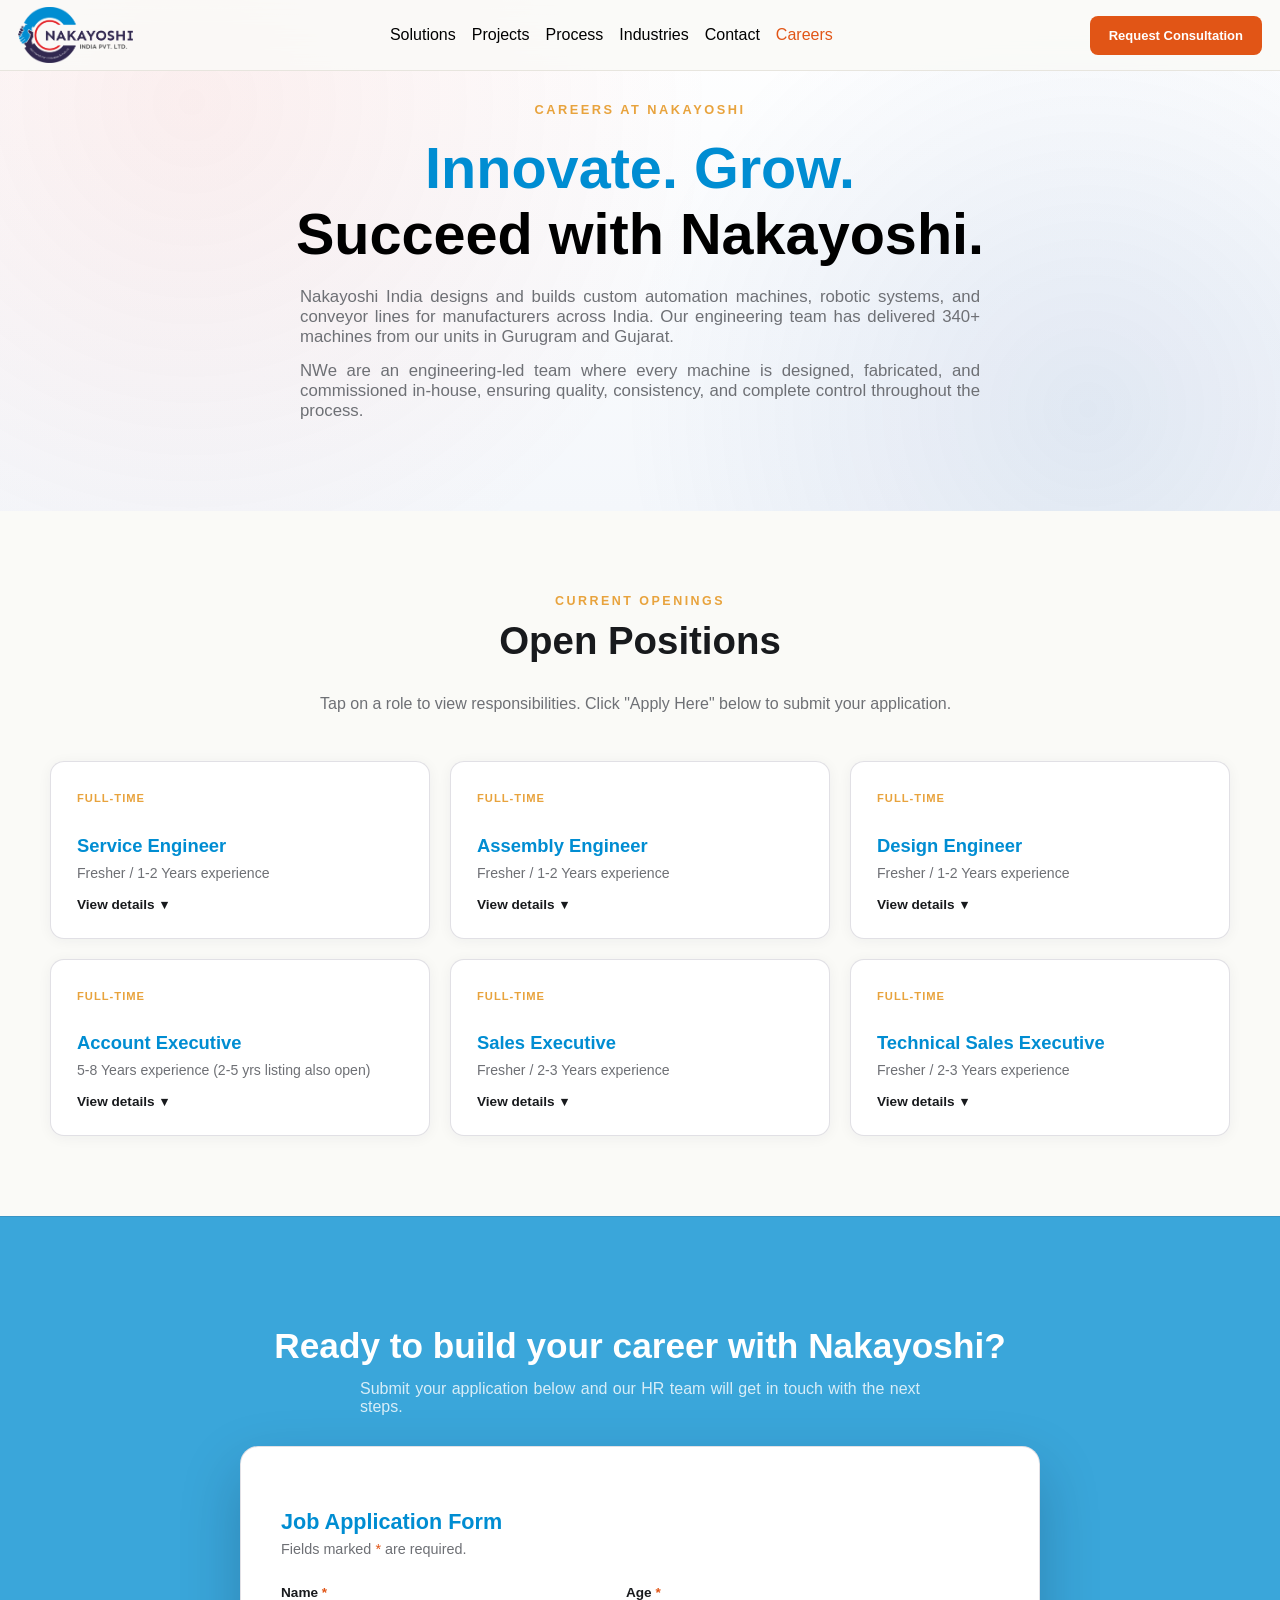
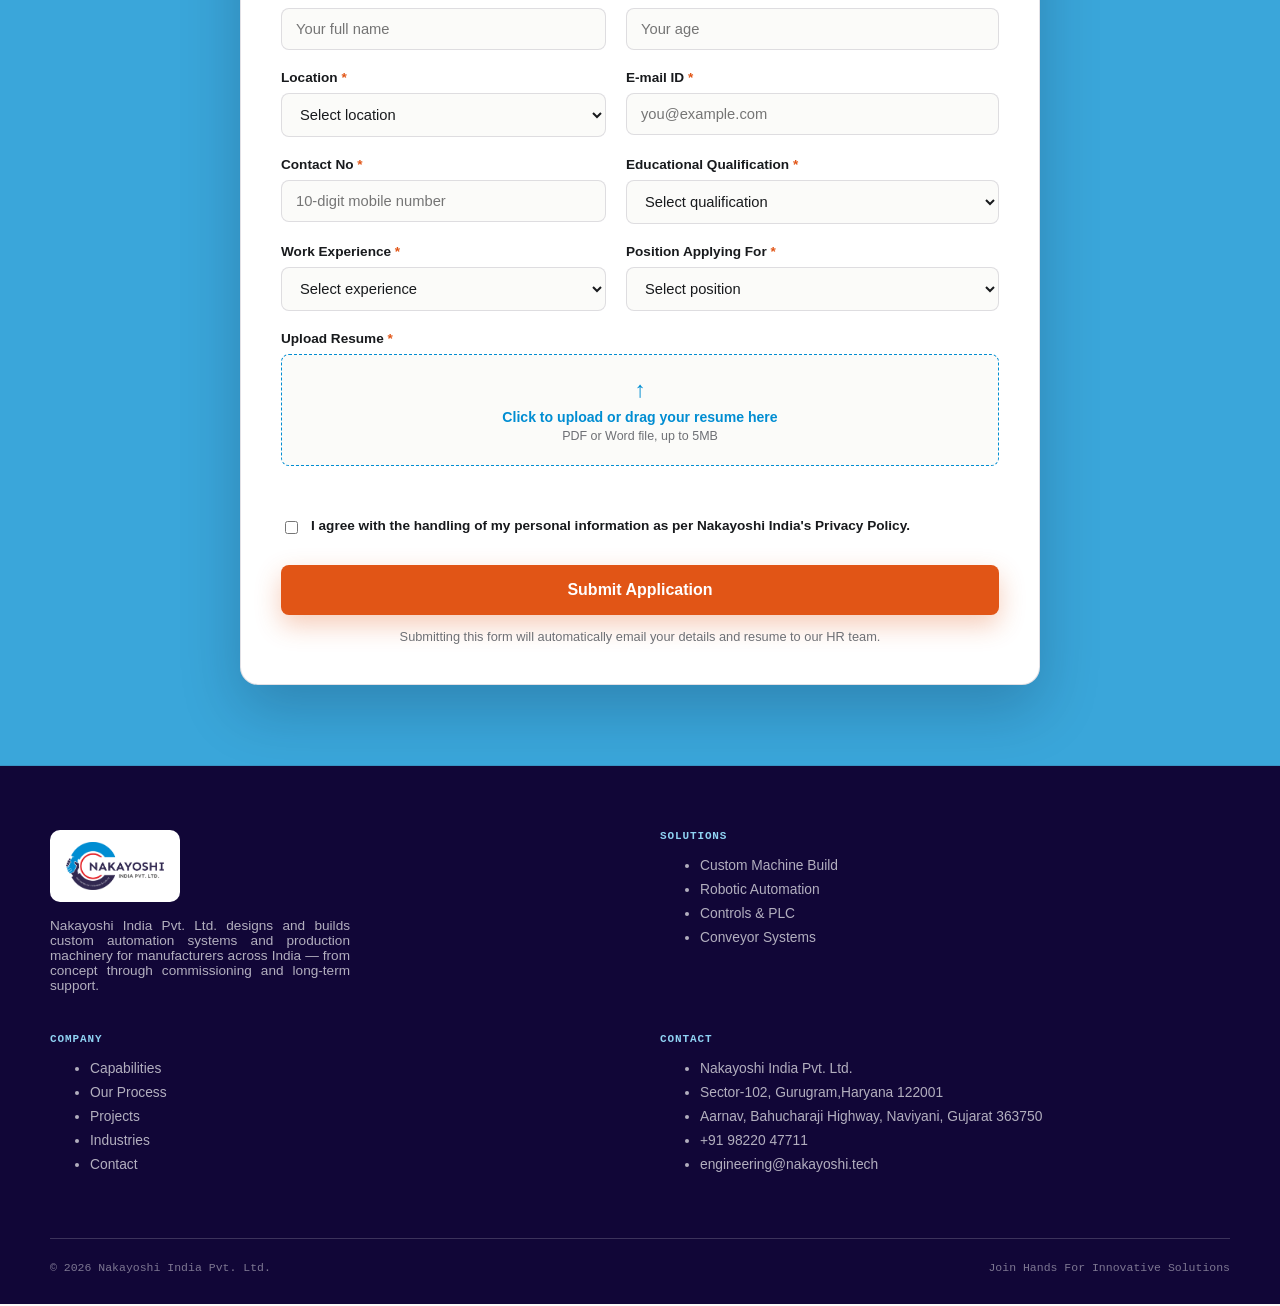
<file: careers.html>
<!DOCTYPE html>
<html lang="en">
<head>
<meta charset="UTF-8">
<meta name="viewport" content="width=device-width, initial-scale=1.0">

<title>Careers - Cosmo Instruments India Pvt. Ltd.</title>

<link rel="stylesheet" href="https://cdnjs.cloudflare.com/ajax/libs/font-awesome/6.5.1/css/all.min.css" integrity="sha512-DTOQO9RWCH3ppGqcWaEA1BIZOC6xxalwEsw9c2QQeAIftl+Vegovlnee1c9QX4TctnWMn13TZye+giMm8e2LwA==" crossorigin="anonymous" referrerpolicy="no-referrer" />
    
    <style>
:root{
  --bg:#FAFAF7;
  --fg:#181A1D;
  --card:#FFFFFF;
  --border:#E7E5DE;
  --muted:#6E7075;
  --muted-2:#9A9C9F;

  --primary:#E15516;
  --primary-fg:#FFFFFF;

  --secondary:#14161A;
  --secondary-fg:#F4F3EF;

  --accent:#E8A33D;
  --accent-soft:#FBF3E4;

  --radius:16px;
  --wrap:1240px;

  --font-display:'Space Grotesk', sans-serif;
  --font-body:'Inter', sans-serif;
}

  :root{
    --blue:#008DD2;
    --blue-dark:#0077AE;
    --blue-tint:rgba(0,141,210,.12);
    --navy:#30294B;
    --navy-light:#473F6E;
    --navy-pale:#EEF0F7;
    --red:#E31A20;
    --red-tint:rgba(227,26,32,.10);
    --white:#FFFFFF;
    --black:#0A0A0A;
    --text-body:#27243A;
    --text-mid:#6B647F;
    --on-dark-mid:rgba(255,255,255,.68);
    --on-dark-faint:rgba(255,255,255,.45);
    --line:rgba(48,41,75,.14);
    --line-dark:rgba(255,255,255,.18);
    --font-display:'Space Grotesk',sans-serif;
    --font-body:'Roboto',sans-serif;
    --font-mono:'IBM Plex Mono',monospace;
    --maxw:1180px;
  }


*{box-sizing:border-box;}
html{scroll-behavior:smooth;}
body{
  margin:0;
  background:var(--bg);
  color:var(--fg);
  font-family:var(--font-body);
  font-weight:400;
  -webkit-font-smoothing:antialiased;
  overflow-x:hidden;
}

button{font-family:inherit;cursor:pointer;}
input,select,textarea{font-family:inherit;}
  h1,h2,h3,h4{font-family:'Roboto',sans-serif;}
  a{color:inherit;text-decoration:none;}
  img{max-width:100%;display:block;}

  .btn{
  display:inline-flex;align-items:center;justify-content:center;gap:8px;
  padding:13px 26px;border-radius:8px;font-size:14px;font-weight:600;
  border:1px solid transparent;transition:all .3s ease;position:relative;overflow:hidden;
}
.btn-primary{background:var(--primary);color:var(--primary-fg);}
.btn-primary:hover{box-shadow:0 10px 30px -8px rgba(225,85,22,.55);transform:translateY(-1px);}
.btn-outline{border-color:rgba(255,255,255,.28);color:#fff;}
.btn-outline:hover{background:rgba(255,255,255,.1);}
.btn-lg{padding:15px 30px;}
.btn-block{width:100%;margin-top:6px;}
.icon-arrow{width:16px;height:16px;transition:transform .3s;}
.btn:hover .icon-arrow{transform:translateX(4px);}

.btn-shimmer::before{
  content:"";position:absolute;top:0;left:-120%;width:60%;height:100%;
  background:linear-gradient(115deg,transparent,rgba(255,255,255,.35),transparent);
  transform:skewX(-20deg);
}
.btn-shimmer:hover::before{animation:shimmer 1.1s ease forwards;}

.navbar{
    width: 100%;
    min-height: 70px;
    background-color: white;
    display: flex;
    align-items: center;
    justify-content: space-between;
    padding: 10px 40px;
    position: fixed;
    top: 0;
    z-index: 1000;
    font-size:20px;
}
p{
    text-align: justify;
     
}

/* ============ HEADER ============ */
.header{
  position:fixed;top:0;left:0;right:0;z-index:100;
  transition:background .4s ease, box-shadow .4s ease, border-color .4s ease;
  border-bottom:1px solid transparent;
}
.header{
  background:rgba(250,250,247,.85);
  backdrop-filter:blur(14px);
  border-bottom-color:var(--border);
}
.header-inner{
  max-width:var(--wrap);margin:0 auto;padding:0 24px;height:70px;
  display:flex;align-items:center;justify-content:space-between;
}
.brand{display:flex;align-items:center;gap:10px;}
.brand-logo{
  width:115px;height:55px;border-radius:9px;color:#fff;
  display:flex;align-items:center;justify-content:center;font-family:var(--font-display);
  font-weight:700;font-size:16px;flex-shrink:0;
}
.brand-text{display:flex;flex-direction:column;line-height:1.15;}
.brand-name{font-family:var(--font-display);font-weight:600;font-size:16px;color:var(--fg);}
.header.scrolled .brand-name{color:var(--fg);}
.hero ~ * .brand-name{color:var(--fg);}

.header:not(.scrolled) .brand-name{color:#fff;}
.brand-sub{font-size:10px;text-transform:uppercase;letter-spacing:.14em;color:rgba(110,112,117,.8);font-weight:500;}


.nav-desktop{display:flex;align-items:center;gap:28px;}
.nav-desktop a{font-size:20px;font-weight:500;color:Black;position:relative;transition:color .3s;}
.header:not(.scrolled) .nav-desktop a{color:black;}
.nav-desktop a:hover{color:var(--fg);}
.header:not(.scrolled) .nav-desktop a:hover{color:#fff;}
.nav-desktop a::after{
  content:"";position:absolute;left:0;bottom:-4px;width:0;height:1px;background:var(--primary);
  transition:width .3s;
}
.nav-desktop a:hover::after{width:100%;}

.header-cta{display:flex;}
.menu-toggle{
    display:none;
    background:none;
    border:none;
    cursor:pointer;
    padding:8px;
    color:#000;
}
.menu-toggle svg{width:28px;height:28px;}

.nav-mobile{
    display:flex;
    flex-direction:column;
    position:fixed;
    top:70px;
    right:-100%;
    width:280px;
    height:calc(100vh - 70px);
    background:#fff;
    padding:20px;
    gap:8px;
    transition:right .35s ease;
    box-shadow:-8px 0 25px rgba(0,0,0,.15);
    z-index:999;
}

.nav-mobile.open{
    right:0;
}

.nav-mobile a{
    padding:14px;
    border-bottom:1px solid #eee;
    color:#000;
    font-size:16px;
}

/* HERO */
  .hero{
    position:relative;
    padding:110px 32px 90px;
    background:
      radial-gradient(circle at 15% 20%, rgba(222,55,48,0.08), transparent 45%),
      radial-gradient(circle at 85% 80%, rgba(26,79,163,0.10), transparent 40%),
      linear-gradient(180deg,#ffffff 0%, #f4f7fb 100%);
    overflow:hidden;
    text-align:center;
  }
  .hero .eyebrow{
    display:inline-block; color:var(--accent); font-weight:700; font-size:.8rem;
    letter-spacing:2.5px; text-transform:uppercase; margin-bottom:18px;
  }
  .hero h1{
    font-size:clamp(2.2rem,5vw,3.6rem); font-weight:800; line-height:1.15;
    max-width:820px; margin:0 auto 20px; color:var(--blue);
  }
  .hero h1 em{font-style:normal; color:black;}
  .hero p{
    max-width:680px; margin:0 auto 14px; color:var(--muted); font-size:1.05rem;
  }
  .hero .stat-line{
    margin-top:36px; display:flex; justify-content:center; gap:48px; flex-wrap:wrap;
  }
  .hero .stat-line div{text-align:center;}
  .hero .stat-line .num{font-family:'Poppins',sans-serif; font-size:2rem; font-weight:800; color:var(--blue);}
  .hero .stat-line .lbl{font-size:.8rem; color:var(--muted); text-transform:uppercase; letter-spacing:1px;}

  section{padding:80px 32px;}
  .wrap{max-width:1180px; margin:0 auto;}
  .section-head{text-align:center; max-width:640px; margin:0 auto 48px;}
  .section-head .eyebrow{color:var(--accent); font-weight:700; font-size:.78rem; letter-spacing:2.5px; text-transform:uppercase;}
  .section-head h2{font-size:clamp(1.7rem,3vw,2.4rem); font-weight:800; margin-top:10px;}
  .section-head p{color:var(--muted); margin-top:12px;}

  /* JOB GRID */
  .job-grid{
    display:grid; grid-template-columns:repeat(auto-fit,minmax(300px,1fr)); gap:20px;
  }
  .job-card{
    background:#ffffff;
    border:1px solid var(--line); border-radius:14px; padding:26px;
    cursor:pointer; transition:transform .25s ease, border-color .25s ease, box-shadow .25s ease;
    box-shadow:0 2px 14px rgba(24,34,52,0.05);
  }
  .job-card:hover{transform:translateY(-4px); border-color:#1677ff; box-shadow:0 12px 28px rgba(24,34,52,0.10);}
  .job-card .tag{
    display:inline-block; font-size:.7rem; font-weight:700; letter-spacing:1px;
    color:var(--accent); text-transform:uppercase; margin-bottom:12px;
  }
  .job-card h3{font-size:1.15rem; font-weight:700; margin-bottom:8px; color:var(--blue);}
  .job-card .exp{color:var(--muted); font-size:.88rem; margin-bottom:16px;}
  .job-card .toggle{
    font-size:.85rem; font-weight:600; color:var(--blue-2); display:flex; align-items:center; gap:6px;
  }
  .job-card .details{
    display:none; margin-top:16px; padding-top:16px; border-top:1px solid var(--line);
  }
  .job-card.open .details{display:block;}
  .job-card.open .toggle .chev{transform:rotate(180deg);}
  .job-card ul{list-style:none;}
  .job-card ul li{
    position:relative; padding-left:18px; margin-bottom:9px; color:var(--muted); font-size:.9rem;
  }
  .job-card ul li::before{
    content:''; position:absolute; left:0; top:8px; width:6px; height:6px; border-radius:50%; background:var(--accent);
  }
  .chev{transition:transform .25s ease; font-size:.8rem;}

  /* INTERNSHIP */
  .intern-list{display:grid; grid-template-columns:repeat(auto-fit,minmax(260px,1fr)); gap:18px;}
  .intern-card{
    background:#ffffff; border:1px solid var(--line); border-radius:12px; padding:22px;
    border-left:3px solid var(--blue); box-shadow:0 2px 14px rgba(24,34,52,0.05);
  }
  .intern-card p{font-size:.92rem; color:var(--text);}

  /* CTA BAND */
  .cta-band{
    background:#008dd2c4;
    border-top:1px solid var(--line); border-bottom:1px solid var(--line);
    text-align:center;
  }
  .cta-band h2{font-size:clamp(1.6rem,3vw,2.2rem); font-weight:800; margin-bottom:14px; color:#ffffff;}
  .cta-band p{color:rgba(255,255,255,0.8); max-width:560px; margin:0 auto 30px;}
  .btn-apply{
    display:inline-block; background:var(--accent); color:#ffffff; font-weight:700;
    padding:16px 42px; border-radius:8px; font-size:1rem; letter-spacing:.3px;
    box-shadow:0 10px 30px rgba(222,55,48,0.35); transition:transform .2s ease, box-shadow .2s ease;
  }
  .btn-apply:hover{transform:translateY(-2px); box-shadow:0 14px 36px rgba(222,55,48,0.45);}

  /* ===== APPLICATION FORM (inline, replaces Apply Here button) ===== */
  .form-wrap{
    max-width:800px; margin:8px auto 0; text-align:left;
    background:#ffffff; border:1px solid var(--line); border-radius:18px;
    box-shadow:0 24px 60px rgba(10,20,40,0.22); padding:40px;
  }
  .form-wrap h3{font-size:1.35rem; font-weight:700; color:var(--blue); margin-bottom:6px;}
  .form-wrap .sub{color:var(--muted); font-size:.9rem; margin-bottom:28px;}
  .form-grid{display:grid; grid-template-columns:1fr 1fr; gap:20px;}
  .field{display:flex; flex-direction:column; gap:8px;}
  .field.full{grid-column:1 / -1;}
  .field label{font-size:.85rem; font-weight:600; color:var(--fg);}
  .field label .req{color:var(--primary);}
  .field input[type="text"],
  .field input[type="email"],
  .field input[type="tel"],
  .field input[type="number"],
  .field select{
    padding:12px 14px; border:1px solid var(--line); border-radius:8px;
    font-size:.92rem; font-family:'Inter',sans-serif; color:var(--fg);
    background:#FBFBF9; outline:none; transition:border-color .2s ease, box-shadow .2s ease;
  }
  .field input:focus, .field select:focus{
    border-color:var(--blue); box-shadow:0 0 0 3px var(--blue-tint); background:#fff;
  }
  .file-drop{
    border:1.5px dashed var(--blue); border-radius:8px;
    padding:22px; text-align:center; background:#FBFBF9;
    cursor:pointer; transition:background .2s ease; position:relative;
  }
  .file-drop:hover{background:var(--blue-tint);}
  .file-drop input[type="file"]{
    position:absolute; inset:0; opacity:0; cursor:pointer; width:100%; height:100%;
  }
  .file-drop .icon{font-size:1.4rem; color:var(--blue); margin-bottom:6px;}
  .file-drop .label{font-size:.88rem; font-weight:600; color:var(--blue);}
  .file-drop .hint{font-size:.78rem; color:var(--muted); margin-top:4px;}
  #fileName{font-size:.82rem; color:var(--blue); margin-top:8px; font-weight:600;}

  .preview-card{
    display:flex; align-items:center; gap:14px;
    margin-top:14px; padding:14px 16px;
    background:#FBFBF9; border:1px solid var(--line); border-radius:8px;
  }
  .preview-card .thumb{
    width:52px; height:52px; border-radius:8px; background:var(--blue);
    display:flex; align-items:center; justify-content:center;
    color:#fff; font-weight:800; font-size:.72rem; flex-shrink:0; overflow:hidden;
  }
  .preview-card .thumb img{width:100%; height:100%; object-fit:cover;}
  .preview-card .info{flex:1; min-width:0;}
  .preview-card .info .name{font-weight:600; font-size:.88rem; color:var(--fg); overflow:hidden; text-overflow:ellipsis; white-space:nowrap;}
  .preview-card .info .meta{font-size:.78rem; color:var(--muted); margin-top:2px;}
  .preview-card .view-link{font-size:.82rem; font-weight:700; color:var(--blue); flex-shrink:0;}
  .pdf-embed{
    margin-top:12px; width:100%; height:340px; border:1px solid var(--line); border-radius:8px; overflow:hidden;
  }
  .pdf-embed iframe{width:100%; height:100%; border:none;}

  .mail-note{
    text-align:center; font-size:.8rem; color:var(--muted); margin-top:14px;
  }

  .consent{
    display:flex; align-items:flex-start; gap:10px; margin-top:8px;
    font-size:.85rem; color:var(--muted);
  }
  .consent input{margin-top:3px;}

  .btn-submit{
    width:100%; margin-top:28px;
    background:var(--primary);
    color:#ffffff; font-weight:700; font-size:1rem;
    padding:16px; border:none; border-radius:8px;
    cursor:pointer; box-shadow:0 10px 26px rgba(225,85,22,0.30);
    transition:transform .2s ease, box-shadow .2s ease;
  }
  .btn-submit:hover{transform:translateY(-2px); box-shadow:0 14px 32px rgba(225,85,22,0.40);}
  .btn-submit:disabled{opacity:.7; cursor:not-allowed; transform:none;}

  .success-box{
    display:none; text-align:center; padding:36px 20px;
  }
  .success-box .tick{
    width:64px; height:64px; border-radius:50%; background:var(--blue-tint);
    color:var(--blue); font-size:1.8rem; display:flex; align-items:center; justify-content:center;
    margin:0 auto 18px; font-weight:800;
  }
  .success-box h3{color:var(--blue); margin-bottom:8px;}
  .success-box p{color:var(--muted); font-size:.92rem;}

  /* WHY WORK */
  .why-grid{display:grid; grid-template-columns:repeat(auto-fit,minmax(240px,1fr)); gap:24px;}
  .why-card{text-align:center; padding:10px;}
  .why-card .ico{
    width:56px; height:56px; border-radius:14px; background:rgba(26,79,163,0.10);
    display:flex; align-items:center; justify-content:center; margin:0 auto 16px;
    color:var(--blue); font-size:1.4rem; font-weight:800;
  }
  .why-card h4{font-size:1rem; margin-bottom:8px; color:var(--blue);}
  .why-card p{font-size:.88rem; color:var(--muted);}

/* ================= FOOTER ================= */
footer{background:#110637;padding:64px 0 30px;}
  .foot-grid{display:grid;grid-template-columns:1.4fr 1fr 1fr 1fr;gap:40px;margin-bottom:50px;}
  .foot-logo-badge{display:inline-flex;background:#fff;border-radius:10px;padding:12px 16px;margin-bottom:16px;}
  .foot-logo-badge img{height:48px;width:auto;}
  .foot-grid h5{font-family:var(--font-mono);font-size:11px;letter-spacing:.08em;text-transform:uppercase;color:#8FD2F2;margin:0 0 16px;}
  .foot-grid li{margin-bottom:9px;font-size:13.8px;color:var(--on-dark-mid);}
  .foot-grid li a:hover{color:#fff;}
  .foot-about p{font-size:13.6px;color:var(--on-dark-mid);max-width:300px;margin:0;}
  .foot-bottom{border-top:1px solid var(--line-dark);padding-top:22px;display:flex;justify-content:space-between;font-family:var(--font-mono);font-size:11.5px;color:var(--on-dark-faint);flex-wrap:wrap;gap:10px;}

/* ==================================================================
   RESPONSIVE BREAKPOINTS
   Small mobile:   up to 480px
   Mobile:          481px – 767px
   Tablet:           768px – 991px
   Small laptop:    992px – 1365px
   Laptop:          1366px – 1599px
   Large desktop:   1600px and up
   ================================================================== */

/* ---------- 1600px and up: large desktop ---------- */
@media (min-width:1600px){
    .wrap{ max-width:1320px; }
    .header-inner{ max-width:1500px; }
    .hero h1{ font-size:4.2rem; }
    .job-grid{ gap:26px; }
}

/* ---------- up to 1599px: laptop ---------- */
@media (max-width:1599px){
    .header-inner{ max-width:1280px; }
    .nav-desktop{ gap:22px; }
    .nav-desktop a{ font-size:18px; }
}

/* ---------- up to 1365px: small laptop ---------- */
@media (max-width:1365px){
    .header-inner{ padding:0 18px; }
    .nav-desktop{ gap:16px; }
    .nav-desktop a{ font-size:16px; }
    .btn{ padding:11px 18px; font-size:13px; }
    .hero{ padding:100px 28px 76px; }
    .foot-grid{ grid-template-columns:repeat(2,1fr); }
}

/* ---------- up to 991px: tablet ---------- */
@media (max-width:991px){
    .nav-desktop, .header-cta{ display:none; }
    .menu-toggle{ display:flex; align-items:center; justify-content:center; }

    .hero{ padding:96px 24px 64px; }
    .hero h1{ font-size:clamp(2rem,5vw,2.8rem); }
    .hero .stat-line{ gap:32px; }

    section{ padding:64px 24px; }

    .job-grid{ grid-template-columns:repeat(2,1fr); }
    .intern-list{ grid-template-columns:repeat(2,1fr); }
    .why-grid{ grid-template-columns:repeat(2,1fr); }

    .form-wrap{ padding:32px; }
    .form-grid{ grid-template-columns:1fr 1fr; }

    .foot-grid{ grid-template-columns:1fr 1fr; row-gap:32px; }
}

/* ---------- 992px and up: hide mobile nav panel ---------- */
@media (min-width:992px){
    .nav-mobile{ display:none !important; }
}

/* ---------- up to 767px: mobile ---------- */
@media (max-width:767px){
    .hero{ padding:88px 20px 56px; }
    .hero h1{ font-size:clamp(1.8rem,7vw,2.3rem); }
    .hero p{ font-size:.95rem; }
    .hero .stat-line{ gap:24px; margin-top:28px; }
    .hero .stat-line .num{ font-size:1.6rem; }

    section{ padding:52px 20px; }
    .section-head{ margin-bottom:34px; }

    .job-grid{ grid-template-columns:1fr; }
    .intern-list{ grid-template-columns:1fr; }
    .why-grid{ grid-template-columns:1fr; }

    .form-wrap{ padding:26px; }
    .form-grid{ grid-template-columns:1fr; }

    .cta-band h2{ font-size:1.6rem; }

    .foot-grid{ grid-template-columns:1fr; gap:30px; }
    .foot-bottom{ flex-direction:column; text-align:center; }
}

/* ---------- up to 480px: small mobile ---------- */
@media (max-width:480px){
    .hero h1{ font-size:1.7rem; }
    .hero p{ font-size:.9rem; }
    .hero .stat-line{ flex-direction:column; gap:14px; }

    section{ padding:44px 16px; }

    .job-card{ padding:20px; }
    .form-wrap{ padding:20px; }

    .cta-band h2{ font-size:1.4rem; }
    .btn-apply{ padding:14px 30px; width:100%; }

    .foot-logo-badge img{ height:38px; }
}

</style>


</head>
<body>

 <header id="site-header" class="header">
  <div class="header-inner">
    <a href="index.html" class="brand">
      <div class="brand-logo"><img src="Assets/Logo.png" alt=""></div>
     
    </a>
    <nav class="nav-desktop">
       <a href="index.html#solutions">Solutions</a>
          <a href="projects.html" >Projects</a>
      <a href="index.html#process">Process</a>
   
      <a href="index.html#industries">Industries</a>
      <a href="index.html#contact">Contact</a>
      <a href="careers.html"style="color:var(--primary);">Careers</a>
    </nav>
    <div class="header-cta">
      <a href="index.html#contact" class="btn btn-primary btn-shimmer">Request Consultation </a>
    </div>
    <button id="menu-toggle" class="menu-toggle" aria-label="Toggle menu">
      <svg id="menu-icon" viewBox="0 0 24 24" fill="none" stroke="currentColor" stroke-width="2">
        <path stroke-linecap="round" stroke-linejoin="round" d="M3 6h18M3 12h18M3 18h18"/>
      </svg>
    </button>
    
  </div>
  <nav id="nav-mobile" class="nav-mobile">
    <a href="index.html#solutions">Solutions</a>
    <a href="index.html#process">Process</a>
    <a href="projects.html">Projects</a>
    <a href="index.html#industries">Industries</a>
    <a href="index.html#contact">Contact</a>
    <a href="careers.html" style="color:var(--primary);">Careers</a>
    <a href="index.html#contact" class="btn btn-primary btn-shimmer" style="text-align:center;margin-top:8px;">Request Consultation</a>
  </nav>
</header>


<section class="hero" id="careers">
  <span class="eyebrow">Careers at Nakayoshi</span>
  <h1>Innovate. Grow.<br><em> Succeed with Nakayoshi.</em> </h1>
  <p>Nakayoshi India designs and builds custom automation machines, robotic systems, and conveyor lines for manufacturers across India. Our engineering team has delivered 340+ machines from our units in Gurugram and Gujarat.</p>
  <p>NWe are an engineering-led team where every machine is designed, fabricated, and commissioned in-house, ensuring quality, consistency, and complete control throughout the process.</p>
  
</section>

<section>
  <div class="wrap">
    <div class="section-head">
      <span class="eyebrow">Current Openings</span>
      <h2>Open Positions</h2>
      <p>Tap on a role to view responsibilities. Click "Apply Here" below to submit your application.</p>
    </div>

    <div class="job-grid" id="jobGrid">

      <div class="job-card">
        <span class="tag">Full-time</span>
        <h3>Service Engineer</h3>
        <div class="exp">Fresher / 1-2 Years experience</div>
        <div class="toggle">View details <span class="chev">▾</span></div>
        <div class="details">
          <ul>
            <li>On-site installation, commissioning and breakdown support for leak testing machines.</li>
            <li>Attending customer service calls and preventive maintenance visits.</li>
            <li>Calibration and repair of air leak testers.</li>
          </ul>
        </div>
      </div>

      <div class="job-card">
        <span class="tag">Full-time</span>
        <h3>Assembly Engineer</h3>
        <div class="exp">Fresher / 1-2 Years experience</div>
        <div class="toggle">View details <span class="chev">▾</span></div>
        <div class="details">
          <ul>
            <li>Assembly of leak testing and special purpose machines.</li>
            <li>Fixture assembly and prove-out.</li>
            <li>Attending machine pre-dispatch inspection (PDI).</li>
            <li>On-site installation and commissioning support.</li>
            <li>Machine breakdown support.</li>
          </ul>
        </div>
      </div>

      <div class="job-card">
        <span class="tag">Full-time</span>
        <h3>Design Engineer</h3>
        <div class="exp">Fresher / 1-2 Years experience</div>
        <div class="toggle">View details <span class="chev">▾</span></div>
        <div class="details">
          <ul>
            <li>Leak testing machine and SPM concept preparation in 3D & CAD software.</li>
            <li>2D drafting, BOM preparation, pneumatic and hydraulic circuits, flow chart preparation.</li>
            <li>Preparation of DAP documents.</li>
            <li>Discussion with sales team for project execution.</li>
            <li>Attending project meetings with sales teams and customers.</li>
          </ul>
        </div>
      </div>

      <div class="job-card">
        <span class="tag">Full-time</span>
        <h3>Account Executive</h3>
        <div class="exp">5-8 Years experience (2-5 yrs listing also open)</div>
        <div class="toggle">View details <span class="chev">▾</span></div>
        <div class="details">
          <ul>
            <li>GSTR1 & GSTR 3B filing and returns.</li>
            <li>Issuing tax invoices.</li>
            <li>Preparing purchase orders.</li>
            <li>Purchase bill and stock entry.</li>
            <li>Payroll knowledge.</li>
            <li>Tally knowledge required.</li>
          </ul>
        </div>
      </div>

      <div class="job-card">
        <span class="tag">Full-time</span>
        <h3>Sales Executive</h3>
        <div class="exp">Fresher / 2-3 Years experience</div>
        <div class="toggle">View details <span class="chev">▾</span></div>
        <div class="details">
          <ul>
            <li>Sales of air leak and flow testers, along with other core products.</li>
            <li>Sales of leak testing and special purpose machines (SPMs).</li>
            <li>Sales of other automation solutions.</li>
            <li>Trading of other standard products.</li>
          </ul>
        </div>
      </div>

      <div class="job-card">
        <span class="tag">Full-time</span>
        <h3>Technical Sales Executive</h3>
        <div class="exp">Fresher / 2-3 Years experience</div>
        <div class="toggle">View details <span class="chev">▾</span></div>
        <div class="details">
          <ul>
            <li>Study of machine RFQs and discussion with the sales team.</li>
            <li>Interaction with sales teams.</li>
            <li>Maintaining sales data records.</li>
            <li>Customer visits with the sales team.</li>
          </ul>
        </div>
      </div>

    </div>
  </div>
</section>



<section class="cta-band">
  <div class="wrap">
    <h2>Ready to build your career with Nakayoshi?</h2>
    <p>Submit your application below and our HR team will get in touch with the next steps.</p>

    <div class="form-wrap">

      <div id="formView">
        <h3>Job Application Form</h3>
        <div class="sub">Fields marked <span style="color:var(--primary);">*</span> are required.</div>

        <form id="applyForm" action="send-mail.php" method="POST" enctype="multipart/form-data">
          <div class="form-grid">

            <div class="field">
              <label>Name <span class="req">*</span></label>
              <input type="text" name="name" required placeholder="Your full name">
            </div>

            <div class="field">
              <label>Age <span class="req">*</span></label>
              <input type="number" name="age" min="18" max="65" required placeholder="Your age">
            </div>

            <div class="field">
              <label>Location <span class="req">*</span></label>
              <select name="location" required>
                <option value="" disabled selected>Select location</option>
                <option>Manesar</option>
                <option>Bengaluru</option>
                <option>Chennai</option>
                <option>Gujarat</option>
                <option>Pune</option>
              </select>
            </div>

            <div class="field">
              <label>E-mail ID <span class="req">*</span></label>
              <input type="email" name="email" required placeholder="you@example.com">
            </div>

            <div class="field">
              <label>Contact No <span class="req">*</span></label>
              <input type="tel" name="contact" required placeholder="10-digit mobile number">
            </div>

            <div class="field">
              <label>Educational Qualification <span class="req">*</span></label>
              <select name="qualification" required>
                <option value="" disabled selected>Select qualification</option>
                <option>Diploma</option>
                <option>B.E / B.Tech</option>
                <option>Degree</option>
                <option>B.Com</option>
              </select>
            </div>

            <div class="field">
              <label>Work Experience <span class="req">*</span></label>
              <select name="experience" required>
                <option value="" disabled selected>Select experience</option>
                <option>Fresher</option>
                <option>1-2 years</option>
                <option>2-3 years</option>
                <option>5-8 years</option>
              </select>
            </div>

            <div class="field">
              <label>Position Applying For <span class="req">*</span></label>
              <select name="position" required>
                <option value="" disabled selected>Select position</option>
                <option>Service Engineer (Fresher)</option>
                <option>Service Engineer (1-2 Years experience)</option>
                <option>Assembly Engineer (Fresher)</option>
                <option>Assembly Engineer (1-2 Years experience)</option>
                <option>Design Engineer (Fresher)</option>
                <option>Design Engineer (1-2 Years experience)</option>
                <option>Account Executive (5-8 Years Experience)</option>
                <option>Sales Executive (Fresher)</option>
                <option>Sales Executive (2-3 Years experience)</option>
                <option>Technical Sales Executive (Fresher)</option>
                <option>Technical Sales Executive (2-3 Years experience)</option>
              </select>
            </div>

            <div class="field full">
              <label>Upload Resume <span class="req">*</span></label>
              <div class="file-drop">
                <input type="file" name="resume_attachment" id="resumeInput" accept=".pdf,.doc,.docx" required>
                <div class="icon">&#8593;</div>
                <div class="label">Click to upload or drag your resume here</div>
                <div class="hint">PDF or Word file, up to 5MB</div>
              </div>
              <div id="fileName"></div>
              <div id="resumePreview"></div>
            </div>

            <div class="field full">
              <label class="consent">
                <input type="checkbox" required>
                <span>I agree with the handling of my personal information as per Nakayoshi India's Privacy Policy.</span>
              </label>
            </div>

          </div>

          <button type="submit" class="btn-submit" id="submitBtn">Submit Application</button>
          <div class="mail-note">Submitting this form will automatically email your details and resume to our HR team.</div>
        </form>
      </div>

      <div class="success-box" id="successBox">
        <div class="tick">&#10003;</div>
        <h3>Application Submitted!</h3>
        <p>Thank you for applying to Nakayoshi India. Your details and resume have been emailed to our HR team &mdash; they will review it and reach out to you soon.</p>
      </div>

    </div>
  </div>
</section>


<footer>
  <div class="wrap">
    <div class="foot-grid">
      <div class="foot-about">
        <div class="foot-logo-badge"><img src="Assets/Logo.png" alt="Nakayoshi India Pvt. Ltd."></div>
        <p>Nakayoshi India Pvt. Ltd. designs and builds custom automation systems and production machinery for manufacturers across India — from concept through commissioning and long-term support.</p>
      </div>
      <div>
        <h5>Solutions</h5>
        <ul>
          <li><a href="#solutions">Custom Machine Build</a></li>
          <li><a href="#solutions">Robotic Automation</a></li>
          <li><a href="#solutions">Controls &amp; PLC</a></li>
          <li><a href="#solutions">Conveyor Systems</a></li>
        </ul>
      </div>
      <div>
        <h5>Company</h5>
        <ul>
          <li><a href="#capabilities">Capabilities</a></li>
          <li><a href="#process">Our Process</a></li>
          <li><a href="#projects">Projects</a></li>
          <li><a href="#industries">Industries</a></li>
          <li><a href="#contact">Contact</a></li>
        </ul>
      </div>
      <div>
        <h5>Contact</h5>
        <ul>
          <li>Nakayoshi India Pvt. Ltd.</li>
          <li>Sector-102, Gurugram,Haryana 122001</li>
          <li>Aarnav, Bahucharaji Highway,  Naviyani, Gujarat 363750</li>
          <li>+91 98220 47711</li>
          <li>engineering@nakayoshi.tech</li>
        </ul>
      </div>
    </div>
    <div class="foot-bottom">
      <span>© 2026 Nakayoshi India Pvt. Ltd.</span>
      <span>Join Hands For Innovative Solutions</span>
    </div>
  </div>
</footer>


<script>
  document.addEventListener("DOMContentLoaded", () => {

    // ==========================
    // Mobile menu toggle
    // ==========================
    const menuToggle = document.getElementById("menu-toggle");
    const navMobile = document.getElementById("nav-mobile");
    const menuIcon = document.getElementById("menu-icon");

    menuToggle?.addEventListener("click", () => {

        navMobile.classList.toggle("open");

        if (navMobile.classList.contains("open")) {
            menuIcon.innerHTML = `
            <path stroke-linecap="round"
                  stroke-linejoin="round"
                  d="M18 6L6 18M6 6l12 12"/>`;
        } else {
            menuIcon.innerHTML = `
            <path stroke-linecap="round"
                  stroke-linejoin="round"
                  d="M3 6h18M3 12h18M3 18h18"/>`;
        }

    });

    navMobile?.querySelectorAll("a").forEach(link => {
        link.addEventListener("click", () => {
            navMobile.classList.remove("open");
            menuIcon.innerHTML = `
            <path stroke-linecap="round"
                  stroke-linejoin="round"
                  d="M3 6h18M3 12h18M3 18h18"/>`;
        });
    });

    // ==========================
    // Job Card Toggle
    // ==========================
    document.querySelectorAll(".job-card").forEach(card => {
        card.addEventListener("click", function () {
            this.classList.toggle("open");
        });
    });

    // ==========================
    // Navbar Dropdown
    // ==========================
    document.querySelectorAll(".dropdown-toggle").forEach(toggle => {
        toggle.addEventListener("click", function (e) {
            e.preventDefault();
            e.stopPropagation();

            const dropdown = this.parentElement;

            // Close other dropdowns
            document.querySelectorAll(".dropdown").forEach(item => {
                if (item !== dropdown) {
                    item.classList.remove("active");
                }
            });

            dropdown.classList.toggle("active");
        });
    });

    // Close dropdown when clicking outside
    document.addEventListener("click", () => {
        document.querySelectorAll(".dropdown").forEach(item => {
            item.classList.remove("active");
        });
    });

    // ==========================
    // Resume Preview
    // ==========================
    const resumeInput = document.getElementById("resumeInput");
    const fileName = document.getElementById("fileName");
    const resumePreview = document.getElementById("resumePreview");

    function formatFileSize(bytes) {
        if (bytes < 1024) return `${bytes} B`;
        if (bytes < 1024 * 1024) return `${(bytes / 1024).toFixed(1)} KB`;
        return `${(bytes / (1024 * 1024)).toFixed(2)} MB`;
    }

    resumeInput?.addEventListener("change", () => {

        resumePreview.innerHTML = "";
        fileName.textContent = "";

        const file = resumeInput.files[0];

        if (!file) return;

        fileName.textContent = `✓ Selected: ${file.name}`;

        const fileURL = URL.createObjectURL(file);
        const ext = file.name.split(".").pop().toLowerCase();

        const card = document.createElement("div");
        card.className = "preview-card";

        card.innerHTML = `
            <div class="thumb">${ext.toUpperCase()}</div>

            <div class="info">
                <div class="name">${file.name}</div>
                <div class="meta">${formatFileSize(file.size)}</div>
            </div>

            <a class="view-link"
               href="${fileURL}"
               target="_blank"
               rel="noopener">
                Open ↗
            </a>
        `;

        resumePreview.appendChild(card);

        if (ext === "pdf") {

            const pdf = document.createElement("div");
            pdf.className = "pdf-embed";

            pdf.innerHTML = `
                <iframe src="${fileURL}"></iframe>
            `;

            resumePreview.appendChild(pdf);
        }

    });

    // ==========================
    // Apply Form
    // ==========================
    const form = document.getElementById("applyForm");

    form?.addEventListener("submit", async function (e) {

        e.preventDefault();

        const submitBtn = document.getElementById("submitBtn");

        submitBtn.disabled = true;
        submitBtn.textContent = "Submitting...";

        // resume_attachment stays in formData so our PHP backend
        // emails it as a real file attachment automatically.
        const formData = new FormData(this);

        try {

            const response = await fetch(this.action, {
                method: "POST",
                body: formData,
                headers: {
                    Accept: "application/json"
                }
            });

            const result = await response.json();

            if (!response.ok || !result.ok) {
                throw new Error(result.error || "Submission Failed");
            }

            document.getElementById("formView").style.display = "none";
            document.getElementById("successBox").style.display = "block";

        } catch (error) {

            alert("Something went wrong. Please try again. (" + error.message + ")");

            submitBtn.disabled = false;
            submitBtn.textContent = "Submit Application";
        }

    });

});
</script>

</body>
</html>
</file>
